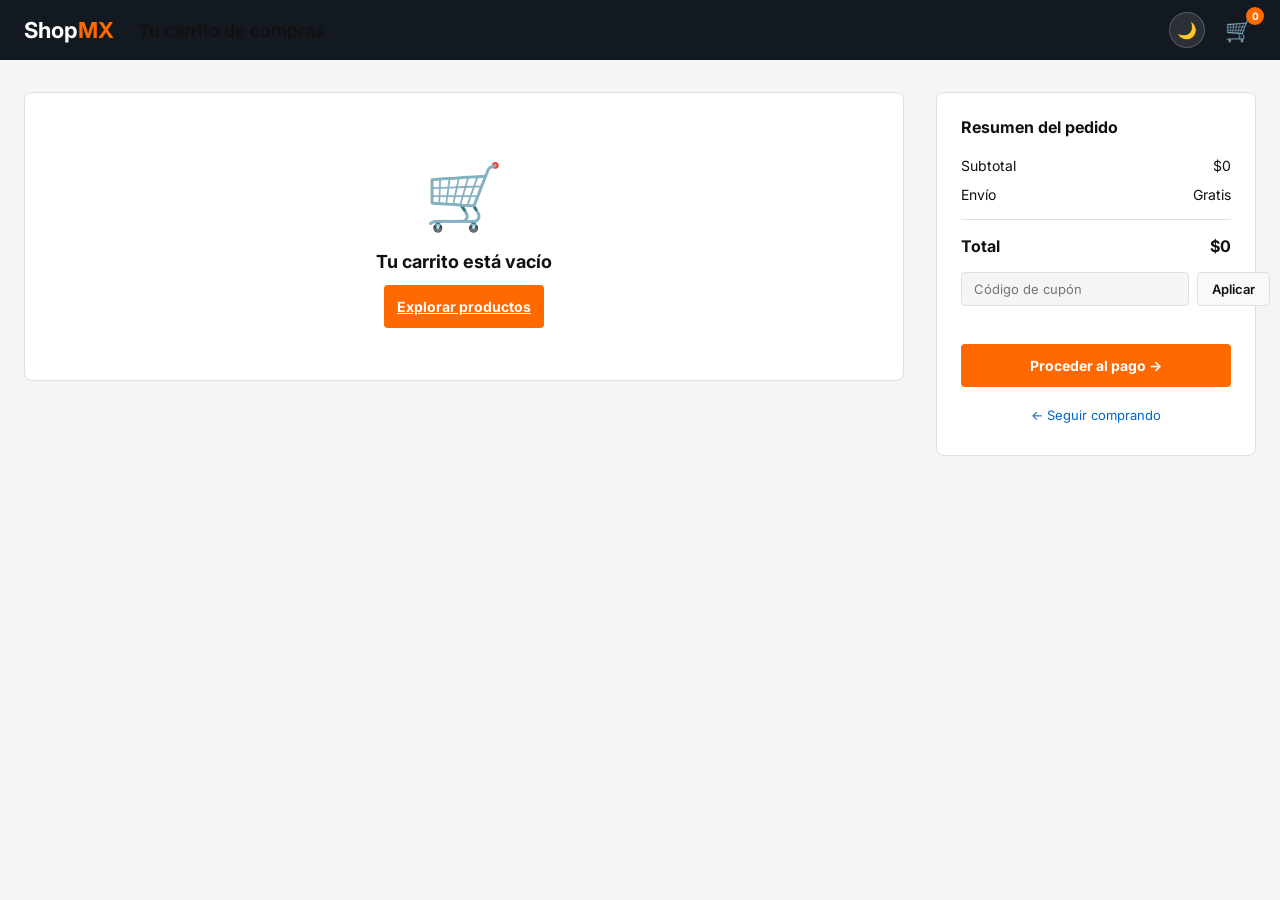
<file: carrito.html>
<!DOCTYPE html>
<html lang="es" data-theme="light">
<head>
  <meta charset="UTF-8">
  <meta name="viewport" content="width=device-width, initial-scale=1.0">
  <title>Carrito — ShopMX</title>
  <link rel="stylesheet" href="style.css">
  <link href="https://fonts.googleapis.com/css2?family=Inter:wght@400;500;600;700&display=swap" rel="stylesheet">
</head>
<body>
  <header class="header" id="header">
    <div class="header-top">
      <div class="header-inner">
        <a href="index.html" class="logo">Shop<span>MX</span></a>
        <h2 style="font-size:18px;font-weight:600;">Tu carrito de compras</h2>
        <div class="header-actions">
          <button class="theme-toggle" id="theme-toggle">🌙</button>
          <a href="carrito.html" class="carrito-link">🛒 <span class="badge" id="badge-count">0</span></a>
        </div>
      </div>
    </div>
  </header>

  <div class="section-inner carrito-layout">
    <div class="carrito-items-col" id="carrito-items-col"></div>
    <div class="carrito-resumen">
      <h3>Resumen del pedido</h3>
      <div class="resumen-row"><span>Subtotal</span><span id="r-subtotal">$0</span></div>
      <div class="resumen-row"><span>Envío</span><span id="r-envio">$0</span></div>
      <div class="resumen-row descuento-row" id="r-descuento-row" style="display:none"><span>Descuento cupón</span><span id="r-descuento" style="color:var(--verde-precio)"></span></div>
      <div class="resumen-divider"></div>
      <div class="resumen-row total-row"><span>Total</span><strong id="r-total">$0</strong></div>
      <div class="cupon-box">
        <input type="text" id="cupon-input" placeholder="Código de cupón">
        <button id="cupon-btn">Aplicar</button>
      </div>
      <div class="cupon-msg" id="cupon-msg"></div>
      <a href="checkout.html" class="btn-checkout" id="btn-checkout">Proceder al pago →</a>
      <a href="index.html" class="btn-seguir">← Seguir comprando</a>
    </div>
  </div>

  <script src="data.js"></script>
  <script src="app.js"></script>
</body>
</html>
</file>
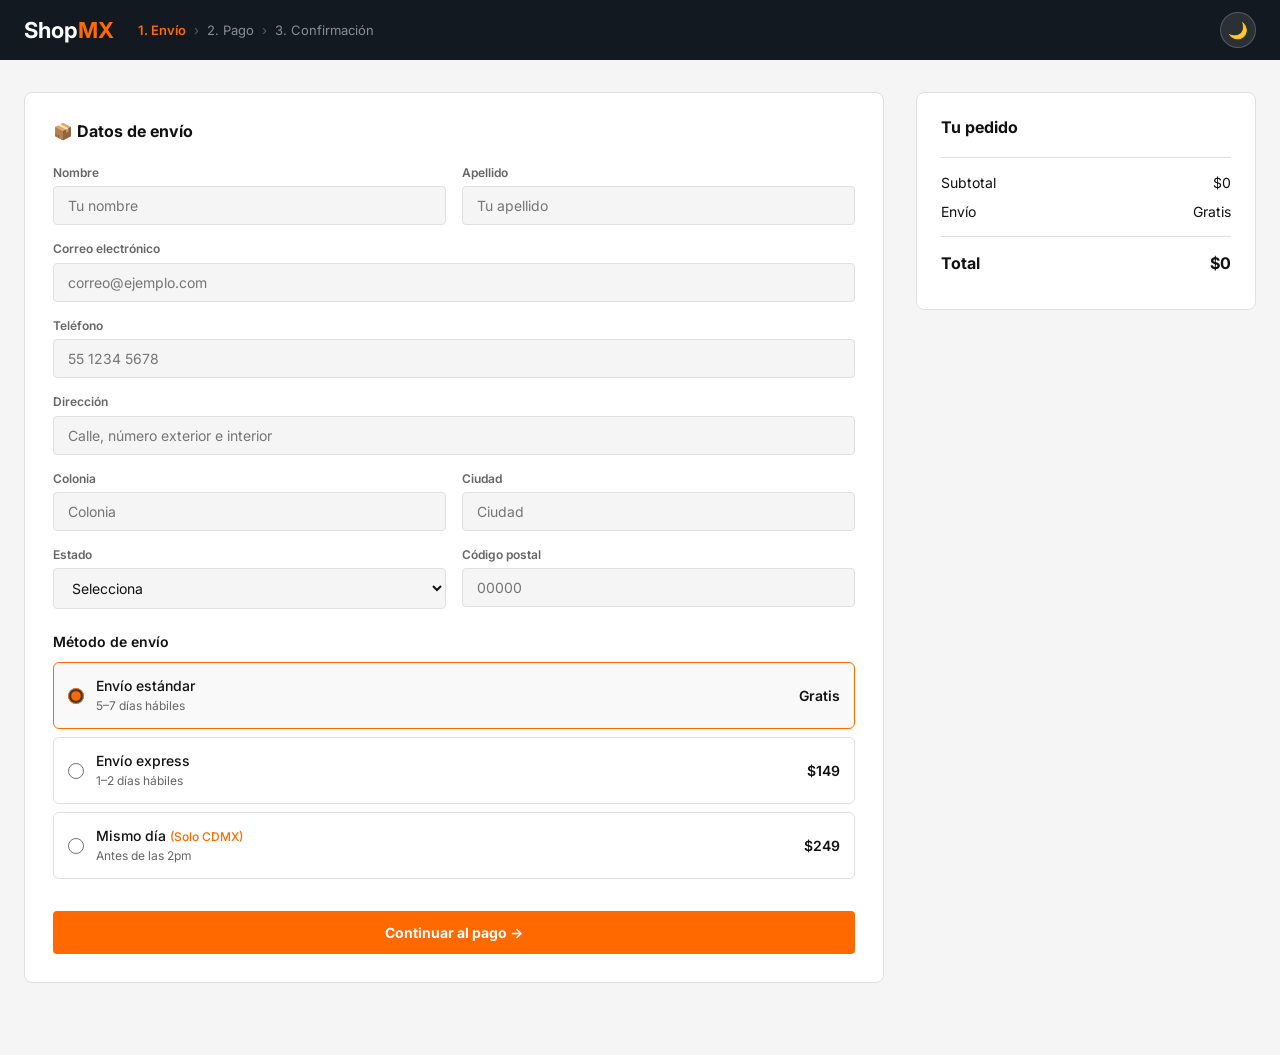
<file: checkout.html>
<!DOCTYPE html>
<html lang="es" data-theme="light">
<head>
  <meta charset="UTF-8">
  <meta name="viewport" content="width=device-width, initial-scale=1.0">
  <title>Checkout — ShopMX</title>
  <link rel="stylesheet" href="style.css">
  <link href="https://fonts.googleapis.com/css2?family=Inter:wght@400;500;600;700&display=swap" rel="stylesheet">
</head>
<body>
  <header class="header" id="header">
    <div class="header-top">
      <div class="header-inner">
        <a href="index.html" class="logo">Shop<span>MX</span></a>
        <div class="checkout-steps">
          <span class="step active">1. Envío</span>
          <span class="step-sep">›</span>
          <span class="step" id="step2">2. Pago</span>
          <span class="step-sep">›</span>
          <span class="step" id="step3">3. Confirmación</span>
        </div>
        <div class="header-actions">
          <button class="theme-toggle" id="theme-toggle">🌙</button>
        </div>
      </div>
    </div>
  </header>

  <div class="section-inner checkout-layout">
    <div class="checkout-form-col">

      <div class="checkout-card" id="seccion-envio">
        <h3>📦 Datos de envío</h3>
        <div class="form-grid2">
          <div class="fg"><label>Nombre</label><input type="text" id="c-nombre" placeholder="Tu nombre"></div>
          <div class="fg"><label>Apellido</label><input type="text" id="c-apellido" placeholder="Tu apellido"></div>
          <div class="fg full"><label>Correo electrónico</label><input type="email" id="c-email" placeholder="correo@ejemplo.com"></div>
          <div class="fg full"><label>Teléfono</label><input type="tel" id="c-tel" placeholder="55 1234 5678"></div>
          <div class="fg full"><label>Dirección</label><input type="text" id="c-dir" placeholder="Calle, número exterior e interior"></div>
          <div class="fg"><label>Colonia</label><input type="text" id="c-col" placeholder="Colonia"></div>
          <div class="fg"><label>Ciudad</label><input type="text" id="c-ciudad" placeholder="Ciudad"></div>
          <div class="fg"><label>Estado</label>
            <select id="c-estado">
              <option value="">Selecciona</option>
              <option>Ciudad de México</option><option>Jalisco</option><option>Nuevo León</option>
              <option>Estado de México</option><option>Puebla</option><option>Otro</option>
            </select>
          </div>
          <div class="fg"><label>Código postal</label><input type="text" id="c-cp" placeholder="00000"></div>
        </div>
        <div class="envio-opciones">
          <h4>Método de envío</h4>
          <label class="envio-opcion">
            <input type="radio" name="envio" value="estandar" checked>
            <div class="eo-info"><span>Envío estándar</span><small>5–7 días hábiles</small></div>
            <span class="eo-precio" id="precio-estandar">Gratis</span>
          </label>
          <label class="envio-opcion">
            <input type="radio" name="envio" value="express">
            <div class="eo-info"><span>Envío express</span><small>1–2 días hábiles</small></div>
            <span class="eo-precio">$149</span>
          </label>
          <label class="envio-opcion">
            <input type="radio" name="envio" value="mismo-dia">
            <div class="eo-info"><span>Mismo día <small style="color:var(--acento)">(Solo CDMX)</small></span><small>Antes de las 2pm</small></div>
            <span class="eo-precio">$249</span>
          </label>
        </div>
        <button class="btn-continuar" id="btn-a-pago">Continuar al pago →</button>
      </div>

      <div class="checkout-card" id="seccion-pago" style="display:none">
        <h3>💳 Método de pago</h3>
        <div class="metodos-pago">
          <button class="metodo-btn active" data-metodo="tarjeta">💳 Tarjeta</button>
          <button class="metodo-btn" data-metodo="paypal">🅿️ PayPal</button>
          <button class="metodo-btn" data-metodo="efectivo">💵 Efectivo</button>
        </div>

        <div id="form-tarjeta" class="pago-form">
          <div class="tarjeta-visual">
            <div class="tv-chip">▪</div>
            <div class="tv-numero" id="tv-numero">•••• •••• •••• ••••</div>
            <div class="tv-bottom">
              <span id="tv-nombre">NOMBRE APELLIDO</span>
              <span id="tv-expira">MM/AA</span>
            </div>
          </div>
          <div class="form-grid2">
            <div class="fg full"><label>Número de tarjeta</label>
              <input type="text" id="t-numero" placeholder="1234 5678 9012 3456" maxlength="19">
            </div>
            <div class="fg full"><label>Nombre en la tarjeta</label>
              <input type="text" id="t-nombre" placeholder="NOMBRE APELLIDO">
            </div>
            <div class="fg"><label>Fecha de vencimiento</label>
              <input type="text" id="t-expira" placeholder="MM/AA" maxlength="5">
            </div>
            <div class="fg"><label>CVV</label>
              <input type="text" id="t-cvv" placeholder="•••" maxlength="4">
            </div>
          </div>
          <div class="seguro-aviso">🔒 Pago seguro con cifrado SSL de 256 bits</div>
        </div>

        <div id="form-paypal" class="pago-form" style="display:none">
          <div class="paypal-box">
            <div class="pp-logo">Pay<span>Pal</span></div>
            <p>Serás redirigido a PayPal para completar tu pago de forma segura.</p>
            <div class="pp-email-box">
              <label>Correo de PayPal</label>
              <input type="email" id="pp-email" placeholder="correo@paypal.com">
            </div>
          </div>
        </div>

        <div id="form-efectivo" class="pago-form" style="display:none">
          <div class="efectivo-box">
            <div class="ef-icono">💵</div>
            <h4>Pago en efectivo</h4>
            <p>Recibirás un código de referencia. Paga en cualquier tienda de conveniencia: OXXO, 7-Eleven, Farmacias del Ahorro.</p>
            <div class="ef-referencia">
              <span>Referencia de pago</span>
              <strong id="ef-codigo">SHOPМX-000000</strong>
            </div>
            <p class="ef-nota">⏱ Tienes 48 horas para realizar el pago. Tu pedido se confirmará automáticamente.</p>
          </div>
        </div>

        <button class="btn-continuar" id="btn-pagar">Confirmar y pagar →</button>
        <button class="btn-volver" id="btn-volver-envio">← Volver a datos de envío</button>
      </div>
    </div>

    <div class="checkout-resumen" id="checkout-resumen">
      <h3>Tu pedido</h3>
      <div id="checkout-items"></div>
      <div class="resumen-divider"></div>
      <div class="resumen-row"><span>Subtotal</span><span id="cr-subtotal"></span></div>
      <div class="resumen-row"><span>Envío</span><span id="cr-envio">Gratis</span></div>
      <div class="resumen-divider"></div>
      <div class="resumen-row total-row"><span>Total</span><strong id="cr-total"></strong></div>
    </div>
  </div>

  <script src="data.js"></script>
  <script src="app.js"></script>
</body>
</html>
</file>
<file: style.css>
*, *::before, *::after { box-sizing: border-box; margin: 0; padding: 0; }

/* ── TEMA ── */
:root, [data-theme="light"] {
  --bg: #f5f5f5;
  --surface: #ffffff;
  --surface2: #f9f9f9;
  --texto: #111111;
  --muted: #666666;
  --borde: #e0e0e0;
  --acento: #ff6900;
  --acento-hover: #e55a00;
  --azul: #0066cc;
  --verde-precio: #067d62;
  --shadow: rgba(0,0,0,0.08);
  --header-bg: #131921;
  --header-texto: #ffffff;
  --badge-bg: #ff6900;
}

[data-theme="dark"] {
  --bg: #0f0f0f;
  --surface: #1a1a1a;
  --surface2: #222222;
  --texto: #f0f0f0;
  --muted: #999999;
  --borde: #333333;
  --acento: #ff9500;
  --acento-hover: #ffaa33;
  --azul: #4da6ff;
  --verde-precio: #3ddc97;
  --shadow: rgba(0,0,0,0.4);
  --header-bg: #0a0a0a;
  --header-texto: #f0f0f0;
  --badge-bg: #ff9500;
}

html { scroll-behavior: smooth; }
body { font-family: 'Inter', sans-serif; background: var(--bg); color: var(--texto); transition: background .3s, color .3s; }

/* ── HEADER ── */
.header { position: sticky; top: 0; z-index: 200; background: var(--header-bg); }
.header-top { padding: .75rem 0; }
.header-inner { max-width: 1280px; margin: 0 auto; padding: 0 1.5rem; display: flex; align-items: center; gap: 1.5rem; }
.logo { font-size: 22px; font-weight: 700; color: white; text-decoration: none; white-space: nowrap; }
.logo span { color: var(--acento); }
.search-bar { flex: 1; display: flex; max-width: 700px; }
.search-bar input { flex: 1; padding: 10px 16px; border: none; border-radius: 4px 0 0 4px; font-size: 14px; outline: none; background: white; color: #111; }
.search-btn { padding: 10px 16px; background: var(--acento); border: none; border-radius: 0 4px 4px 0; cursor: pointer; font-size: 16px; transition: background .2s; }
.search-btn:hover { background: var(--acento-hover); }
.header-actions { display: flex; align-items: center; gap: 1rem; margin-left: auto; }
.theme-toggle { background: rgba(255,255,255,.1); border: 1px solid rgba(255,255,255,.2); color: white; width: 36px; height: 36px; border-radius: 50%; cursor: pointer; font-size: 16px; display: flex; align-items: center; justify-content: center; transition: background .2s; }
.theme-toggle:hover { background: rgba(255,255,255,.2); }
.carrito-link { position: relative; color: white; text-decoration: none; font-size: 22px; padding: 4px; }
.badge { position: absolute; top: -6px; right: -8px; background: var(--badge-bg); color: white; font-size: 10px; font-weight: 700; width: 18px; height: 18px; border-radius: 50%; display: flex; align-items: center; justify-content: center; }
.header-cats { background: #232f3e; padding: .5rem 0; overflow-x: auto; }
.cats-inner { max-width: 1280px; margin: 0 auto; padding: 0 1.5rem; display: flex; gap: 0; white-space: nowrap; }
.cat-nav-item { color: rgba(255,255,255,.85); padding: .4rem 1rem; font-size: 13px; cursor: pointer; border-radius: 2px; text-decoration: none; transition: background .2s; white-space: nowrap; }
.cat-nav-item:hover, .cat-nav-item.active { background: rgba(255,255,255,.15); color: white; }

/* ── HERO BANNER ── */
.hero-banner { background: linear-gradient(135deg, #131921 0%, #232f3e 100%); padding: 3rem 1.5rem; }
.banner-inner { max-width: 1280px; margin: 0 auto; display: flex; align-items: center; justify-content: space-between; gap: 2rem; }
.banner-tag { display: inline-block; background: var(--acento); color: white; font-size: 12px; font-weight: 600; padding: 3px 10px; border-radius: 2px; margin-bottom: 1rem; letter-spacing: .5px; }
.banner-text h1 { font-size: clamp(1.6rem, 3vw, 2.5rem); font-weight: 700; color: white; line-height: 1.2; margin-bottom: .75rem; }
.banner-text p { font-size: 14px; color: rgba(255,255,255,.6); margin-bottom: 1.5rem; }
.btn-banner { display: inline-block; background: var(--acento); color: white; padding: 11px 28px; border-radius: 4px; text-decoration: none; font-size: 14px; font-weight: 600; transition: background .2s; }
.btn-banner:hover { background: var(--acento-hover); }
.banner-visual { font-size: 6rem; opacity: .3; }

/* ── SECCIONES ── */
.section-inner { max-width: 1280px; margin: 0 auto; padding: 0 1.5rem; }
.section-title { font-size: 20px; font-weight: 700; margin-bottom: 1.25rem; }

/* ── CATEGORÍAS GRID ── */
.cats-grid-section { padding: 2rem 0; }
.cats-grid { display: grid; grid-template-columns: repeat(auto-fill, minmax(140px, 1fr)); gap: 1rem; }
.cat-card { background: var(--surface); border: 1px solid var(--borde); border-radius: 8px; padding: 1.25rem 1rem; text-align: center; cursor: pointer; transition: all .2s; font-size: 13px; font-weight: 500; }
.cat-card:hover { border-color: var(--acento); box-shadow: 0 4px 16px var(--shadow); transform: translateY(-2px); }
.cat-card-icon { display: block; font-size: 2rem; margin-bottom: .5rem; }

/* ── GRID DE PRODUCTOS ── */
.productos-section { padding: 1rem 0 3rem; }
.productos-top { display: flex; justify-content: space-between; align-items: center; margin-bottom: 1.25rem; flex-wrap: wrap; gap: 1rem; }
.sort-box select { padding: 7px 12px; border: 1px solid var(--borde); border-radius: 4px; font-size: 13px; background: var(--surface); color: var(--texto); outline: none; cursor: pointer; font-family: 'Inter', sans-serif; }
.productos-grid { display: grid; grid-template-columns: repeat(auto-fill, minmax(220px, 1fr)); gap: 1rem; }

/* ── TARJETA PRODUCTO ── */
.prod-card { background: var(--surface); border: 1px solid var(--borde); border-radius: 8px; overflow: hidden; cursor: pointer; transition: box-shadow .2s, transform .2s; }
.prod-card:hover { box-shadow: 0 4px 20px var(--shadow); transform: translateY(-2px); }
.prod-img-wrap { position: relative; aspect-ratio: 1; overflow: hidden; background: var(--surface2); }
.prod-img-wrap img { width: 100%; height: 100%; object-fit: cover; transition: transform .3s; }
.prod-card:hover .prod-img-wrap img { transform: scale(1.04); }
.prod-badge { position: absolute; top: 8px; left: 8px; background: var(--acento); color: white; font-size: 10px; font-weight: 700; padding: 3px 8px; border-radius: 2px; }
.prod-descuento { position: absolute; top: 8px; right: 8px; background: #cc0000; color: white; font-size: 11px; font-weight: 700; padding: 3px 8px; border-radius: 2px; }
.prod-info { padding: 1rem; }
.prod-cat { font-size: 11px; color: var(--azul); font-weight: 600; text-transform: uppercase; letter-spacing: .5px; margin-bottom: .25rem; }
.prod-nombre { font-size: 14px; font-weight: 500; line-height: 1.4; margin-bottom: .5rem; display: -webkit-box; -webkit-line-clamp: 2; -webkit-box-orient: vertical; overflow: hidden; }
.prod-rating { display: flex; align-items: center; gap: .4rem; margin-bottom: .5rem; }
.stars-sm { color: #f0a500; font-size: 12px; }
.rating-num { font-size: 11px; color: var(--azul); }
.prod-precios { display: flex; align-items: baseline; gap: .5rem; margin-bottom: .75rem; }
.precio-actual { font-size: 18px; font-weight: 700; color: var(--verde-precio); }
.precio-tachado { font-size: 13px; color: var(--muted); text-decoration: line-through; }
.btn-card-agregar { width: 100%; padding: 8px; background: var(--acento); color: white; border: none; border-radius: 4px; font-size: 13px; font-weight: 600; cursor: pointer; transition: background .2s; font-family: 'Inter', sans-serif; }
.btn-card-agregar:hover { background: var(--acento-hover); }

/* ── BREADCRUMB ── */
.breadcrumb-bar { background: var(--surface); border-bottom: 1px solid var(--borde); padding: .6rem 0; font-size: 13px; color: var(--muted); }
.breadcrumb-bar a { color: var(--azul); text-decoration: none; }
.breadcrumb-bar span { margin: 0 .4rem; }

/* ── DETALLE PRODUCTO ── */
.producto-detalle { padding: 2rem 1.5rem; }
.detalle-grid { display: grid; grid-template-columns: 1fr 1fr; gap: 3rem; margin-bottom: 4rem; }
.detalle-img-wrap { position: relative; }
.detalle-img-wrap img { width: 100%; border-radius: 8px; border: 1px solid var(--borde); }
.img-zoom-hint { font-size: 12px; color: var(--muted); text-align: center; margin-top: .5rem; }
.detalle-badge { display: none; background: var(--acento); color: white; font-size: 11px; font-weight: 700; padding: 3px 10px; border-radius: 2px; margin-bottom: .5rem; }
.detalle-cat { font-size: 12px; color: var(--azul); font-weight: 600; text-transform: uppercase; letter-spacing: .5px; display: block; margin-bottom: .5rem; }
.detalle-info h1 { font-size: clamp(1.3rem, 2.5vw, 1.8rem); font-weight: 700; line-height: 1.3; margin-bottom: .75rem; }
.detalle-rating { display: flex; align-items: center; gap: .5rem; margin-bottom: 1rem; font-size: 14px; color: var(--azul); }
.detalle-rating .stars { color: #f0a500; font-size: 16px; }
.detalle-precios { display: flex; align-items: baseline; gap: .75rem; margin-bottom: 1.25rem; flex-wrap: wrap; }
.precio-actual { font-size: 2rem; font-weight: 700; color: var(--verde-precio); }
.precio-original { font-size: 16px; color: var(--muted); text-decoration: line-through; }
.descuento-pct { display: none; background: #cc0000; color: white; font-size: 12px; font-weight: 700; padding: 3px 8px; border-radius: 2px; }
.detalle-desc { font-size: 14px; color: var(--muted); line-height: 1.8; margin-bottom: 1.5rem; }
.detalle-specs { margin-bottom: 1.5rem; }
.detalle-specs h3 { font-size: 14px; font-weight: 600; margin-bottom: .75rem; }
.detalle-specs ul { list-style: none; display: grid; grid-template-columns: 1fr 1fr; gap: .4rem; }
.detalle-specs li { font-size: 13px; color: var(--muted); }
.detalle-stock { font-size: 14px; font-weight: 500; margin-bottom: 1.25rem; }
.stock-bajo { color: #cc0000; }
.stock-ok { color: var(--verde-precio); }
.detalle-acciones { display: flex; align-items: center; gap: 1rem; margin-bottom: .75rem; }
.qty-selector { display: flex; align-items: center; border: 1px solid var(--borde); border-radius: 4px; overflow: hidden; }
.qty-selector button { width: 36px; height: 40px; background: var(--surface2); border: none; font-size: 18px; cursor: pointer; color: var(--texto); transition: background .2s; }
.qty-selector button:hover { background: var(--borde); }
.qty-selector span { padding: 0 1rem; font-weight: 600; font-size: 15px; }
.btn-agregar-detalle { flex: 1; padding: 11px 20px; background: var(--acento); color: white; border: none; border-radius: 4px; font-size: 14px; font-weight: 600; cursor: pointer; transition: background .2s; font-family: 'Inter', sans-serif; }
.btn-agregar-detalle:hover { background: var(--acento-hover); }
.btn-comprar-ya { width: 100%; padding: 12px; background: #ffa500; color: white; border: none; border-radius: 4px; font-size: 14px; font-weight: 700; cursor: pointer; margin-bottom: 1.5rem; transition: background .2s; font-family: 'Inter', sans-serif; }
.btn-comprar-ya:hover { background: #e89400; }
.garantias { display: flex; gap: 1rem; flex-wrap: wrap; }
.garantia-item { font-size: 12px; color: var(--muted); background: var(--surface2); padding: 6px 12px; border-radius: 4px; border: 1px solid var(--borde); }
.relacionados-section { margin-top: 3rem; }

/* ── CARRITO PAGE ── */
.carrito-layout { display: grid; grid-template-columns: 1fr 320px; gap: 2rem; padding-top: 2rem; padding-bottom: 3rem; align-items: start; }
.carrito-vacio { text-align: center; padding: 4rem 2rem; background: var(--surface); border-radius: 8px; border: 1px solid var(--borde); }
.carrito-vacio span { font-size: 4rem; display: block; margin-bottom: 1rem; }
.carrito-vacio h3 { font-size: 18px; margin-bottom: 1.5rem; }
.carrito-item-card { background: var(--surface); border: 1px solid var(--borde); border-radius: 8px; padding: 1.25rem; display: flex; gap: 1.25rem; margin-bottom: 1rem; align-items: center; }
.carrito-item-card img { width: 80px; height: 80px; object-fit: cover; border-radius: 4px; cursor: pointer; border: 1px solid var(--borde); }
.cic-info { flex: 1; }
.cic-nombre { font-size: 14px; font-weight: 500; cursor: pointer; margin-bottom: .25rem; }
.cic-nombre:hover { color: var(--azul); }
.cic-cat { font-size: 12px; color: var(--muted); margin-bottom: .75rem; }
.cic-acciones { display: flex; align-items: center; gap: 1rem; }
.qty-ctrl { display: flex; align-items: center; border: 1px solid var(--borde); border-radius: 4px; overflow: hidden; }
.qty-ctrl button { width: 30px; height: 30px; background: var(--surface2); border: none; font-size: 16px; font-weight: 700; cursor: pointer; color: var(--texto); transition: background .2s; font-family: 'Inter', sans-serif; }
.qty-ctrl button:hover { background: var(--borde); }
.qty-ctrl span { padding: 0 .75rem; font-weight: 600; font-size: 14px; }
.btn-eliminar { background: none; border: none; color: #cc0000; font-size: 13px; cursor: pointer; padding: 4px 8px; border-radius: 4px; transition: background .2s; font-family: 'Inter', sans-serif; }
.btn-eliminar:hover { background: #fff0f0; }
.cic-precio { text-align: right; }
.cic-precio strong { font-size: 16px; font-weight: 700; display: block; }
.cic-precio small { font-size: 12px; color: var(--muted); }
.carrito-resumen { background: var(--surface); border: 1px solid var(--borde); border-radius: 8px; padding: 1.5rem; position: sticky; top: 80px; }
.carrito-resumen h3 { font-size: 16px; font-weight: 700; margin-bottom: 1.25rem; }
.resumen-row { display: flex; justify-content: space-between; font-size: 14px; margin-bottom: .75rem; }
.resumen-divider { border: none; border-top: 1px solid var(--borde); margin: 1rem 0; }
.total-row { font-size: 16px; font-weight: 700; }
.cupon-box { display: flex; gap: .5rem; margin-top: 1rem; margin-bottom: .5rem; }
.cupon-box input { flex: 1; padding: 8px 12px; border: 1px solid var(--borde); border-radius: 4px; font-size: 13px; background: var(--bg); color: var(--texto); outline: none; font-family: 'Inter', sans-serif; }
.cupon-box button { padding: 8px 14px; background: var(--surface2); border: 1px solid var(--borde); border-radius: 4px; font-size: 13px; cursor: pointer; font-weight: 600; color: var(--texto); transition: background .2s; font-family: 'Inter', sans-serif; }
.cupon-box button:hover { background: var(--borde); }
.cupon-msg { font-size: 12px; margin-bottom: .75rem; min-height: 18px; }
.cupon-msg.success { color: var(--verde-precio); }
.cupon-msg.error { color: #cc0000; }
.btn-checkout { display: block; text-align: center; background: var(--acento); color: white; padding: 13px; border-radius: 4px; text-decoration: none; font-size: 14px; font-weight: 700; margin-top: .75rem; transition: background .2s; }
.btn-checkout:hover { background: var(--acento-hover); }
.btn-seguir { display: block; text-align: center; color: var(--azul); font-size: 13px; margin-top: .75rem; text-decoration: none; padding: 8px; }

/* ── CHECKOUT ── */
.checkout-layout { display: grid; grid-template-columns: 1fr 340px; gap: 2rem; padding-top: 2rem; padding-bottom: 3rem; align-items: start; }
.checkout-steps { display: flex; align-items: center; gap: .5rem; font-size: 13px; color: rgba(255,255,255,.5); }
.step.active { color: var(--acento); font-weight: 600; }
.step-sep { color: rgba(255,255,255,.3); }
.checkout-card { background: var(--surface); border: 1px solid var(--borde); border-radius: 8px; padding: 1.75rem; margin-bottom: 1.5rem; }
.checkout-card h3 { font-size: 16px; font-weight: 700; margin-bottom: 1.5rem; }
.form-grid2 { display: grid; grid-template-columns: 1fr 1fr; gap: 1rem; }
.fg { display: flex; flex-direction: column; gap: .4rem; }
.fg.full { grid-column: 1/-1; }
.fg label { font-size: 12px; font-weight: 600; color: var(--muted); }
.fg input, .fg select { padding: 10px 14px; border: 1px solid var(--borde); border-radius: 4px; font-size: 14px; background: var(--bg); color: var(--texto); outline: none; transition: border-color .2s; font-family: 'Inter', sans-serif; }
.fg input:focus, .fg select:focus { border-color: var(--acento); }
.envio-opciones { margin-top: 1.5rem; }
.envio-opciones h4 { font-size: 14px; font-weight: 600; margin-bottom: .75rem; }
.envio-opcion { display: flex; align-items: center; gap: .75rem; padding: .875rem; border: 1px solid var(--borde); border-radius: 6px; cursor: pointer; margin-bottom: .5rem; transition: border-color .2s; }
.envio-opcion:has(input:checked) { border-color: var(--acento); background: var(--surface2); }
.envio-opcion input { width: 16px; height: 16px; accent-color: var(--acento); }
.eo-info { flex: 1; }
.eo-info span { display: block; font-size: 14px; font-weight: 500; }
.eo-info small { font-size: 12px; color: var(--muted); }
.eo-precio { font-size: 14px; font-weight: 600; }
.metodos-pago { display: flex; gap: .75rem; margin-bottom: 1.5rem; flex-wrap: wrap; }
.metodo-btn { padding: 9px 20px; border: 1.5px solid var(--borde); border-radius: 4px; background: var(--surface); color: var(--texto); font-size: 13px; font-weight: 600; cursor: pointer; transition: all .2s; font-family: 'Inter', sans-serif; }
.metodo-btn.active { border-color: var(--acento); background: rgba(255,105,0,.08); color: var(--acento); }
.tarjeta-visual { background: linear-gradient(135deg, #1a1a2e, #16213e); color: white; border-radius: 12px; padding: 1.5rem; margin-bottom: 1.5rem; min-height: 160px; display: flex; flex-direction: column; justify-content: space-between; font-family: monospace; }
.tv-chip { font-size: 20px; margin-bottom: 1rem; }
.tv-numero { font-size: 18px; letter-spacing: 3px; margin-bottom: 1rem; }
.tv-bottom { display: flex; justify-content: space-between; font-size: 13px; opacity: .8; }
.seguro-aviso { font-size: 12px; color: var(--verde-precio); margin-top: 1rem; text-align: center; }
.paypal-box, .efectivo-box { text-align: center; padding: 2rem 1rem; }
.pp-logo { font-size: 2rem; font-weight: 800; color: #003087; margin-bottom: 1rem; }
.pp-logo span { color: #009cde; }
.paypal-box p, .efectivo-box p { font-size: 14px; color: var(--muted); margin-bottom: 1.5rem; line-height: 1.7; }
.pp-email-box { text-align: left; }
.pp-email-box label { font-size: 12px; font-weight: 600; color: var(--muted); display: block; margin-bottom: .4rem; }
.pp-email-box input { width: 100%; padding: 10px 14px; border: 1px solid var(--borde); border-radius: 4px; font-size: 14px; background: var(--bg); color: var(--texto); outline: none; font-family: 'Inter', sans-serif; }
.ef-icono { font-size: 3rem; margin-bottom: 1rem; }
.ef-referencia { background: var(--surface2); border: 1px solid var(--borde); border-radius: 6px; padding: 1rem; margin: 1rem 0; }
.ef-referencia span { display: block; font-size: 12px; color: var(--muted); margin-bottom: .4rem; }
.ef-referencia strong { font-size: 22px; font-family: monospace; letter-spacing: 2px; }
.ef-nota { font-size: 12px; color: var(--muted); }
.btn-continuar { width: 100%; padding: 13px; background: var(--acento); color: white; border: none; border-radius: 4px; font-size: 14px; font-weight: 700; cursor: pointer; margin-top: 1.5rem; transition: background .2s; font-family: 'Inter', sans-serif; }
.btn-continuar:hover { background: var(--acento-hover); }
.btn-volver { width: 100%; padding: 10px; background: none; color: var(--azul); border: 1px solid var(--borde); border-radius: 4px; font-size: 13px; cursor: pointer; margin-top: .5rem; font-family: 'Inter', sans-serif; transition: background .2s; }
.btn-volver:hover { background: var(--surface2); }
.checkout-resumen { background: var(--surface); border: 1px solid var(--borde); border-radius: 8px; padding: 1.5rem; position: sticky; top: 80px; }
.checkout-resumen h3 { font-size: 16px; font-weight: 700; margin-bottom: 1.25rem; }
.ci-resumen { display: flex; align-items: center; gap: .75rem; margin-bottom: .875rem; }
.ci-resumen img { width: 52px; height: 52px; object-fit: cover; border-radius: 4px; border: 1px solid var(--borde); }
.ci-resumen div { flex: 1; }
.ci-resumen p { font-size: 13px; font-weight: 500; line-height: 1.3; }
.ci-resumen span { font-size: 12px; color: var(--muted); }
.ci-resumen strong { font-size: 13px; font-weight: 700; }

/* ── CONFIRMACIÓN ── */
.confirmacion-wrap { padding: 3rem 1.5rem; }
.confirmacion-card { max-width: 600px; margin: 0 auto; background: var(--surface); border: 1px solid var(--borde); border-radius: 12px; padding: 3rem; text-align: center; }
.check-circle { width: 72px; height: 72px; background: var(--verde-precio); color: white; border-radius: 50%; display: flex; align-items: center; justify-content: center; font-size: 2rem; font-weight: 700; margin: 0 auto 1.5rem; }
.confirmacion-card h1 { font-size: 1.8rem; font-weight: 700; margin-bottom: .5rem; }
.conf-sub { color: var(--muted); font-size: 14px; margin-bottom: 2rem; }
.conf-numero { background: var(--surface2); border: 1px solid var(--borde); border-radius: 6px; padding: 1rem; margin-bottom: 1.5rem; }
.conf-numero span { display: block; font-size: 12px; color: var(--muted); margin-bottom: .3rem; }
.conf-numero strong { font-size: 18px; font-family: monospace; letter-spacing: 1px; }
.conf-detalles { text-align: left; margin-bottom: 2rem; }
.conf-row { display: flex; justify-content: space-between; font-size: 13px; padding: .6rem 0; border-bottom: 1px solid var(--borde); }
.conf-row span { color: var(--muted); }
.conf-timeline { display: flex; align-items: center; margin: 2rem 0; }
.tl-item { display: flex; flex-direction: column; align-items: center; gap: .4rem; flex: 1; }
.tl-dot { width: 12px; height: 12px; border-radius: 50%; background: var(--borde); transition: background .4s; }
.tl-item.active .tl-dot { background: var(--verde-precio); }
.tl-item p { font-size: 11px; color: var(--muted); text-align: center; }
.tl-item.active p { color: var(--verde-precio); font-weight: 600; }
.tl-line { flex: 1; height: 2px; background: var(--borde); margin-bottom: 1.2rem; }

/* ── FOOTER ── */
.footer { background: #131921; color: rgba(255,255,255,.7); padding: 2.5rem 0 1rem; margin-top: 3rem; }
.footer-inner { max-width: 1280px; margin: 0 auto; padding: 0 1.5rem; display: grid; grid-template-columns: 2fr 1fr 1fr; gap: 2rem; margin-bottom: 2rem; }
.footer-logo { font-size: 20px; font-weight: 700; color: white; margin-bottom: .75rem; }
.footer-logo span { color: var(--acento); }
.footer-col p { font-size: 13px; line-height: 1.7; }
.footer-col h4 { color: white; font-size: 14px; margin-bottom: .75rem; }
.footer-col a { display: block; font-size: 13px; color: rgba(255,255,255,.6); text-decoration: none; margin-bottom: .4rem; transition: color .2s; }
.footer-col a:hover { color: white; }
.pagos-row { display: flex; gap: .5rem; flex-wrap: wrap; }
.pago-chip { background: rgba(255,255,255,.1); padding: 4px 10px; border-radius: 4px; font-size: 12px; }
.footer-copy { max-width: 1280px; margin: 0 auto; padding: 1rem 1.5rem 0; border-top: 1px solid rgba(255,255,255,.1); font-size: 12px; color: rgba(255,255,255,.3); }

/* ── TOAST ── */
.toast-global { position: fixed; bottom: 2rem; left: 50%; transform: translateX(-50%) translateY(80px); background: #111; color: white; padding: 12px 24px; border-radius: 999px; font-size: 13px; z-index: 1000; transition: transform .3s; white-space: nowrap; pointer-events: none; }
.toast-global.show { transform: translateX(-50%) translateY(0); }

/* ── RESPONSIVE ── */
@media (max-width: 900px) {
  .detalle-grid { grid-template-columns: 1fr; }
  .carrito-layout, .checkout-layout { grid-template-columns: 1fr; }
  .carrito-resumen, .checkout-resumen { position: static; }
  .footer-inner { grid-template-columns: 1fr 1fr; }
  .banner-visual { display: none; }
  .form-grid2 { grid-template-columns: 1fr; }
}
@media (max-width: 600px) {
  .header-inner { flex-wrap: wrap; }
  .search-bar { order: 3; max-width: 100%; width: 100%; }
  .footer-inner { grid-template-columns: 1fr; }
  .detalle-specs ul { grid-template-columns: 1fr; }
  .checkout-steps { display: none; }
}
</file>
